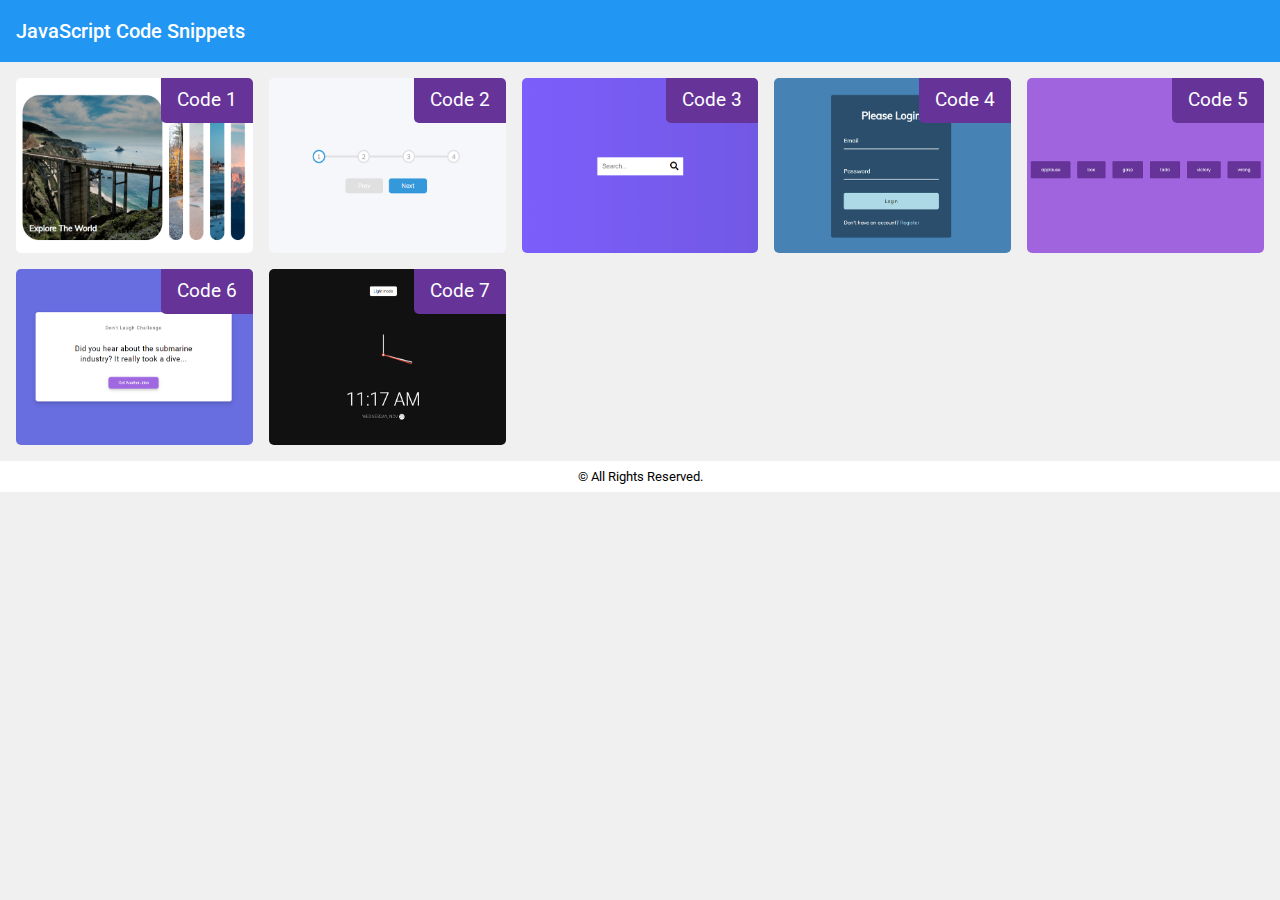
<file: index.html>
<!DOCTYPE html>
<html lang="en">
<head>
  <meta charset="UTF-8">
  <meta name="viewport" content="width=device-width, initial-scale=1.0">
  <title>Code Snippets</title>
  <link rel="stylesheet" href="assets/css/style.css">
</head>
<body>
    <header> 
        <nav class="navigation">
            <a href="index.html">JavaScript Code Snippets</a>
        </nav>
    </header>
    <div class="hc-container">
        <section class="projects">
            <div>
                <span class="day">Code 1</span>
                <img src="assets/images/1-expanding-cards.png" alt="expanding-cards">
                <div class="content">
                    <h4>Expanding Cards</h4>
                    <a href="projects/ExpandingCards/index.html" target="_blank" class="btn btn-primary">Live Demo</a>
                </div>
            </div>
            <div>
                <span class="day">Code 2</span>
                <img src="assets/images/2-progress-steps.png" alt="progress-steps">
                <div class="content">
                    <h4>Progress Steps</h4>
                    <a href="projects/ProgressSteps/index.html" target="_blank" class="btn btn-primary">Live Demo</a>
                </div>
            </div>
            <!-- <div>
                <span class="day">Day 3</span>
                <img src="assets/images/3-rotating-navigation-animation.png" alt="rotating-navigation-animation">
                <div class="content">
                    <h4>Rotating Navigation Animation</h4>
                    <a href="rotating-navigation-animation" target="_blank" class="btn btn-primary">Live Demo</a>
                </div>
            </div> -->
            <div>
                <span class="day">Code 3</span>
                <img src="assets/images/4-hidden-search-widget.png" alt="hidden-search-widget">
                <div class="content">
                    <h4>Hidden Search Widget</h4>
                    <a href="projects/SearchWidget/index.html" target="_blank" class="btn btn-primary">Live Demo</a>
                </div>
            </div>
           <!-- <div>
                <span class="day">Day 5</span>
                <img src="assets/images/5-blurry-loading.png" alt="blurry-loading">
                <div class="content">
                    <h4>Blurry Loading</h4>
                    <a href="blurry-loading" target="_blank" class="btn btn-primary">Live Demo</a>
                </div>
            </div>
            <div>
                <span class="day">Day 6</span>
                <img src="assets/images/6-scroll-animation.png" alt="scroll-animation">
                <div class="content">
                    <h4>Scroll Animation</h4>
                    <a href="scroll-animation" target="_blank" class="btn btn-primary">Live Demo</a>
                </div>
            </div>
            <div>
                <span class="day">Day 7</span>
                <img src="assets/images/7-split-landing-page.png" alt="split-landing-page">
                <div class="content">
                    <h4>Split Landing Page</h4>
                    <a href="split-landing-page" target="_blank" class="btn btn-primary">Live Demo</a>
                </div>
            </div> -->
            <div>
                <span class="day">Code 4</span>
                <img src="assets/images/8-form-wave.png" alt="form-wave">
                <div class="content">
                    <h4>Form Wave</h4>
                    <a href="projects/formInputWave/index.html" target="_blank" class="btn btn-primary">Live Demo</a>
                </div>
            </div>
            <div>
                <span class="day">Code 5</span>
                <img src="assets/images/9-sound-board.png" alt="sound-board">
                <div class="content">
                    <h4>Sound Board</h4>
                    <a href="projects/SoundBoard/index.html" target="_blank" class="btn btn-primary">Live Demo</a>
                </div>
            </div>



            <div>
                <span class="day">Code 6</span>
                <img src="assets/images/10-dad-jokes.png" alt="dad-jokes">
                <div class="content">
                    <h4>Dad Jokes</h4>
                    <a href="projects/dadJokes/index.html" target="_blank" class="btn btn-primary">Live Demo</a>
                </div>
            </div>
            <div>
                <span class="day">Code 7</span>
                <img src="assets/images/19-theme-clock.png" alt="theme-clock">
                <div class="content">
                    <h4>Theme Clock</h4>
                    <a href="projects/ThemeClock/Index.html" target="_blank" class="btn btn-primary">Live Demo</a>
                </div>
            </div>
<!--             
            <div>
                <span class="day">Day 11</span>
                <img src="assets/images/11-event-keycodes.png" alt="event-keycodes">
                <div class="content">
                    <h4>Event Keycodes</h4>
                    <a href="event-keycodes" target="_blank" class="btn btn-primary">Live Demo</a>
                </div>
            </div>
            <div>
                <span class="day">Day 12</span>
                <img src="assets/images/12-faq-collapse.png" alt="faq-collapse">
                <div class="content">
                    <h4>Faq Collapse</h4>
                    <a href="faq-collapse" target="_blank" class="btn btn-primary">Live Demo</a>
                </div>
            </div>
            <div>
                <span class="day">Day 13</span>
                <img src="assets/images/13-random-choice-picker.png" alt="random-choice-picker">
                <div class="content">
                    <h4>Random Choice Picker</h4>
                    <a href="random-choice-picker" target="_blank" class="btn btn-primary">Live Demo</a>
                </div>
            </div>
            <div>
                <span class="day">Day 14</span>
                <img src="assets/images/14-animated-navigation.png" alt="animated-navigation">
                <div class="content">
                    <h4>Animated Navigation</h4>
                    <a href="animated-navigation" target="_blank" class="btn btn-primary">Live Demo</a>
                </div>
            </div>
            <div>
                <span class="day">Day 15</span>
                <img src="assets/images/15-incrementing-counter.png" alt="incrementing-counter">
                <div class="content">
                    <h4>Incrementing Counter</h4>
                    <a href="incrementing-counter" target="_blank" class="btn btn-primary">Live Demo</a>
                </div>
            </div>
            <div>
                <span class="day">Day 16</span>
                <img src="assets/images/16-drink-water.png" alt="drink-water">
                <div class="content">
                    <h4>Drink Water</h4>
                    <a href="drink-water" target="_blank" class="btn btn-primary">Live Demo</a>
                </div>
            </div>
            <div>
                <span class="day">Day 17</span>
                <img src="assets/images/17-movie-app.png" alt="movie-app">
                <div class="content">
                    <h4>Movie App</h4>
                    <a href="movie-app" target="_blank" class="btn btn-primary">Live Demo</a>
                </div>
            </div>
            <div>
                <span class="day">Day 18</span>
                <img src="assets/images/18-background-slider.png" alt="background-slider">
                <div class="content">
                    <h4>Background Slider</h4>
                    <a href="background-slider" target="_blank" class="btn btn-primary">Live Demo</a>
                </div>
            </div>
            
            <div>
                <span class="day">Day 20</span>
                <img src="assets/images/20-button-ripple-effect.png" alt="button-ripple-effect">
                <div class="content">
                    <h4>Button Ripple Effect</h4>
                    <a href="button-ripple-effect" target="_blank" class="btn btn-primary">Live Demo</a>
                </div>
            </div>
            <div>
                <span class="day">Day 21</span>
                <img src="assets/images/21-drag-n-drop.png" alt="drag-n-drop">
                <div class="content">
                    <h4>Drag N Drop</h4>
                    <a href="drag-n-drop" target="_blank" class="btn btn-primary">Live Demo</a>
                </div>
            </div>
            <div>
                <span class="day">Day 22</span>
                <img src="assets/images/22-drawing-app.png" alt="drawing-app">
                <div class="content">
                    <h4>Drawing App</h4>
                    <a href="drawing-app" target="_blank" class="btn btn-primary">Live Demo</a>
                </div>
            </div>
            <div>
                <span class="day">Day 23</span>
                <img src="assets/images/23-kinetic-loader.png" alt="kinetic-loader">
                <div class="content">
                    <h4>Kinetic Loader</h4>
                    <a href="kinetic-loader" target="_blank" class="btn btn-primary">Live Demo</a>
                </div>
            </div>
            <div>
                <span class="day">Day 24</span>
                <img src="assets/images/24-content-placeholder.png" alt="content-placeholder">
                <div class="content">
                    <h4>Content Placeholder</h4>
                    <a href="content-placeholder" target="_blank" class="btn btn-primary">Live Demo</a>
                </div>
            </div>
            <div>
                <span class="day">Day 25</span>
                <img src="assets/images/25-sticky-navbar.png" alt="sticky-navbar">
                <div class="content">
                    <h4>Sticky Navbar</h4>
                    <a href="sticky-navbar" target="_blank" class="btn btn-primary">Live Demo</a>
                </div>
            </div>
            <div>
                <span class="day">Day 26</span>
                <img src="assets/images/26-double-vertical-slider.png" alt="double-vertical-slider">
                <div class="content">
                    <h4>Double Vertical Slider</h4>
                    <a href="double-vertical-slider" target="_blank" class="btn btn-primary">Live Demo</a>
                </div>
            </div>
            <div>
                <span class="day">Day 27</span>
                <img src="assets/images/27-toast-notification.png" alt="toast-notification">
                <div class="content">
                    <h4>Toast Notification</h4>
                    <a href="toast-notification" target="_blank" class="btn btn-primary">Live Demo</a>
                </div>
            </div>
            <div>
                <span class="day">Day 28</span>
                <img src="assets/images/28-github-profiles.png" alt="github-profiles">
                <div class="content">
                    <h4>Github Profiles</h4>
                    <a href="github-profiles" target="_blank" class="btn btn-primary">Live Demo</a>
                </div>
            </div>
            <div>
                <span class="day">Day 29</span>
                <img src="assets/images/29-double-click-heart.png" alt="double-click-heart">
                <div class="content">
                    <h4>Double Click Heart</h4>
                    <a href="double-click-heart" target="_blank" class="btn btn-primary">Live Demo</a>
                </div>
            </div>
            <div>
                <span class="day">Day 30</span>
                <img src="assets/images/30-auto-text-effect.png" alt="auto-text-effect">
                <div class="content">
                    <h4>Auto Text Effect</h4>
                    <a href="auto-text-effect" target="_blank" class="btn btn-primary">Live Demo</a>
                </div>
            </div>
            <div>
                <span class="day">Day 31</span>
                <img src="assets/images/31-password-generator.png" alt="password-generator">
                <div class="content">
                    <h4>Password Generator</h4>
                    <a href="password-generator" target="_blank" class="btn btn-primary">Live Demo</a>
                </div>
            </div>
            <div>
                <span class="day">Day 32</span>
                <img src="assets/images/32-good-cheap-fast.png" alt="good-cheap-fast">
                <div class="content">
                    <h4>Good Cheap Fast</h4>
                    <a href="good-cheap-fast" target="_blank" class="btn btn-primary">Live Demo</a>
                </div>
            </div>
            <div>
                <span class="day">Day 33</span>
                <img src="assets/images/33-notes-app.png" alt="notes-app">
                <div class="content">
                    <h4>Notes App</h4>
                    <a href="notes-app" target="_blank" class="btn btn-primary">Live Demo</a>
                </div>
            </div>
            <div>
                <span class="day">Day 34</span>
                <img src="assets/images/34-animated-countdown.png" alt="animated-countdown">
                <div class="content">
                    <h4>Animated Countdown</h4>
                    <a href="animated-countdown" target="_blank" class="btn btn-primary">Live Demo</a>
                </div>
            </div>
            <div>
                <span class="day">Day 35</span>
                <img src="assets/images/35-image-carousel.png" alt="image-carousel">
                <div class="content">
                    <h4>Image Carousel</h4>
                    <a href="image-carousel" target="_blank" class="btn btn-primary">Live Demo</a>
                </div>
            </div>
            <div>
                <span class="day">Day 36</span>
                <img src="assets/images/36-hoverboard.png" alt="hoverboard">
                <div class="content">
                    <h4>Hoverboard</h4>
                    <a href="hoverboard" target="_blank" class="btn btn-primary">Live Demo</a>
                </div>
            </div>
            <div>
                <span class="day">Day 37</span>
                <img src="assets/images/37-pokedex.png" alt="pokedex">
                <div class="content">
                    <h4>Pokedex</h4>
                    <a href="pokedex" target="_blank" class="btn btn-primary">Live Demo</a>
                </div>
            </div>
            <div>
                <span class="day">Day 38</span>
                <img src="assets/images/38-mobile-tab-navigation.png" alt="mobile-tab-navigation">
                <div class="content">
                    <h4>Mobile Tab Navigation</h4>
                    <a href="mobile-tab-navigation" target="_blank" class="btn btn-primary">Live Demo</a>
                </div>
            </div>
            <div>
                <span class="day">Day 39</span>
                <img src="assets/images/39-password-strength-background.png" alt="password-strength-background">
                <div class="content">
                    <h4>Password Strength Background</h4>
                    <a href="password-strength-background" target="_blank" class="btn btn-primary">Live Demo</a>
                </div>
            </div>
            <div>
                <span class="day">Day 40</span>
                <img src="assets/images/40-3d-background-boxes.png" alt="3d-background-boxes">
                <div class="content">
                    <h4>3d Background Boxes</h4>
                    <a href="3d-background-boxes" target="_blank" class="btn btn-primary">Live Demo</a>
                </div>
            </div>
            <div>
                <span class="day">Day 41</span>
                <img src="assets/images/41-verify-account-ui.png" alt="verify-account-ui">
                <div class="content">
                    <h4>Verify Account Ui</h4>
                    <a href="verify-account-ui" target="_blank" class="btn btn-primary">Live Demo</a>
                </div>
            </div>
            <div>
                <span class="day">Day 42</span>
                <img src="assets/images/42-live-user-filter.png" alt="live-user-filter">
                <div class="content">
                    <h4>Live User Filter</h4>
                    <a href="live-user-filter" target="_blank" class="btn btn-primary">Live Demo</a>
                </div>
            </div>
            <div>
                <span class="day">Day 43</span>
                <img src="assets/images/43-feedback-ui-design.png" alt="feedback-ui-design">
                <div class="content">
                    <h4>Feedback Ui Design</h4>
                    <a href="feedback-ui-design" target="_blank" class="btn btn-primary">Live Demo</a>
                </div>
            </div>
            <div>
                <span class="day">Day 44</span>
                <img src="assets/images/44-custom-range-slider.png" alt="custom-range-slider">
                <div class="content">
                    <h4>Custom Range Slider</h4>
                    <a href="custom-range-slider" target="_blank" class="btn btn-primary">Live Demo</a>
                </div>
            </div>
            <div>
                <span class="day">Day 45</span>
                <img src="assets/images/45-netflix-mobile-navigation.png" alt="netflix-mobile-navigation">
                <div class="content">
                    <h4>Netflix Mobile Navigation</h4>
                    <a href="netflix-mobile-navigation" target="_blank" class="btn btn-primary">Live Demo</a>
                </div>
            </div>
            <div>
                <span class="day">Day 46</span>
                <img src="assets/images/46-quiz-app.png" alt="quiz-app">
                <div class="content">
                    <h4>Quiz App</h4>
                    <a href="quiz-app" target="_blank" class="btn btn-primary">Live Demo</a>
                </div>
            </div>
            <div>
                <span class="day">Day 47</span>
                <img src="assets/images/47-testimonial-box-switcher.png" alt="testimonial-box-switcher">
                <div class="content">
                    <h4>Testimonial Box Switcher</h4>
                    <a href="testimonial-box-switcher" target="_blank" class="btn btn-primary">Live Demo</a>
                </div>
            </div>
            <div>
                <span class="day">Day 48</span>
                <img src="assets/images/48-random-image-feed.png" alt="random-image-feed">
                <div class="content">
                    <h4>Random Image Feed</h4>
                    <a href="random-image-feed" target="_blank" class="btn btn-primary">Live Demo</a>
                </div>
            </div>
            <div>
                <span class="day">Day 49</span>
                <img src="assets/images/49-todo-list.png" alt="todo-list">
                <div class="content">
                    <h4>Todo List</h4>
                    <a href="todo-list" target="_blank" class="btn btn-primary">Live Demo</a>
                </div>
            </div>
            <div>
                <span class="day">Day 50</span>
                <img src="assets/images/50-insect-catch-game.png" alt="insect-catch-game">
                <div class="content">
                    <h4>Insect Catch Game</h4>
                    <a href="insect-catch-game" target="_blank" class="btn btn-primary">Live Demo</a>
                </div>
            </div> -->
        </section>
    </div>
    <footer class="footer">
        <p>&copy; All Rights Reserved.</p>
    </footer>
</body>
</html>
</file>
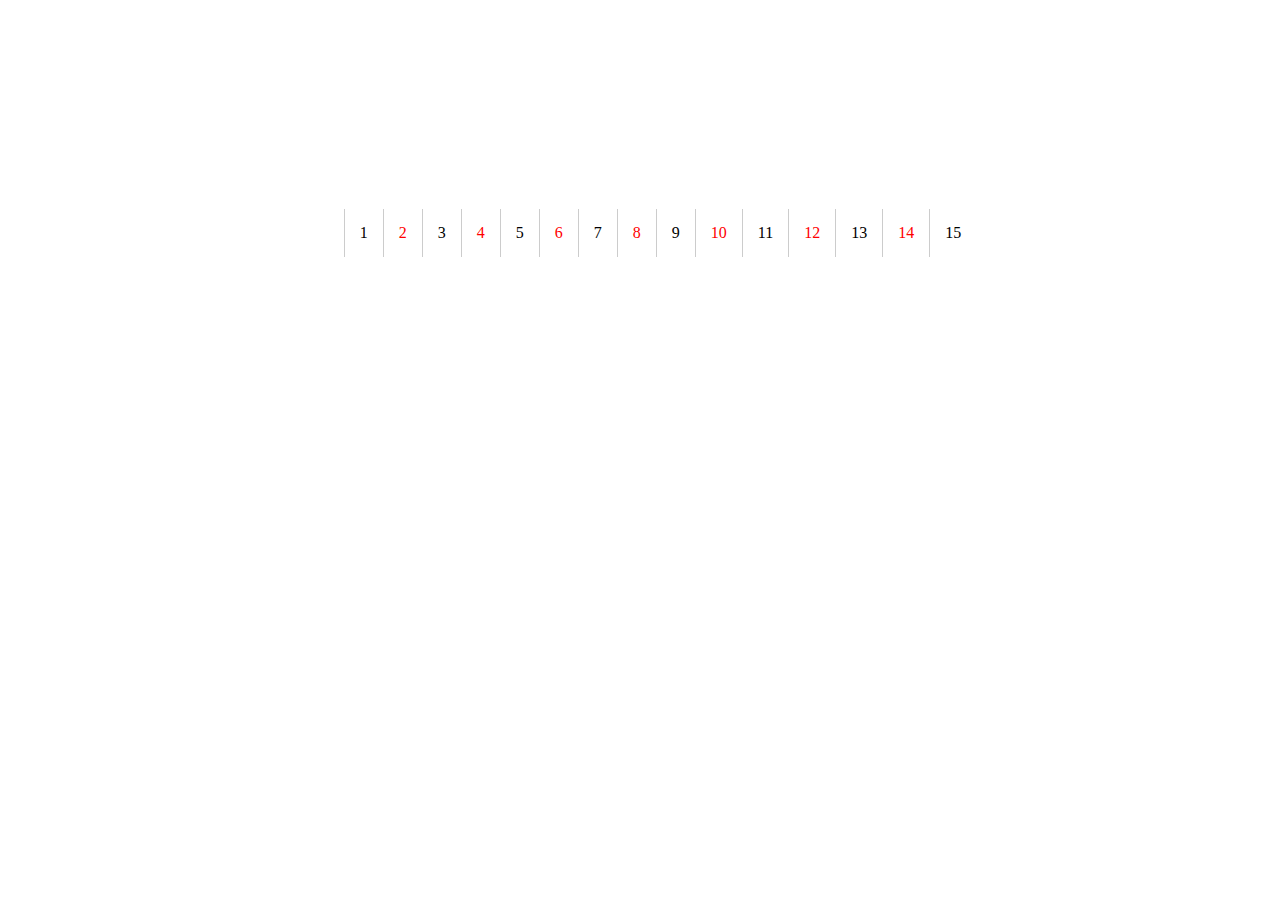
<file: projects/cssSelector/index.html>
<!DOCTYPE html>
<html lang="en">
<head>
    <meta charset="UTF-8">
    <meta name="viewport" content="width=device-width, initial-scale=1.0">
    <title>CSS Selector</title>
    <link rel="stylesheet" href="style.css">
</head>
<body>
    <div class="container">
        <ul>
            <li>1</li>
            <li>2</li>
            <li>3</li>
            <li>4</li>
            <li>5</li>
            <li>6</li>
            <li>7</li>
            <li>8</li>
            <li>9</li>
            <li>10</li>
            <li>11</li>
            <li>12</li>
            <li>13</li>
            <li>14</li>
            <li>15</li>
        </ul>
    </div>
</body>
</html>
</file>
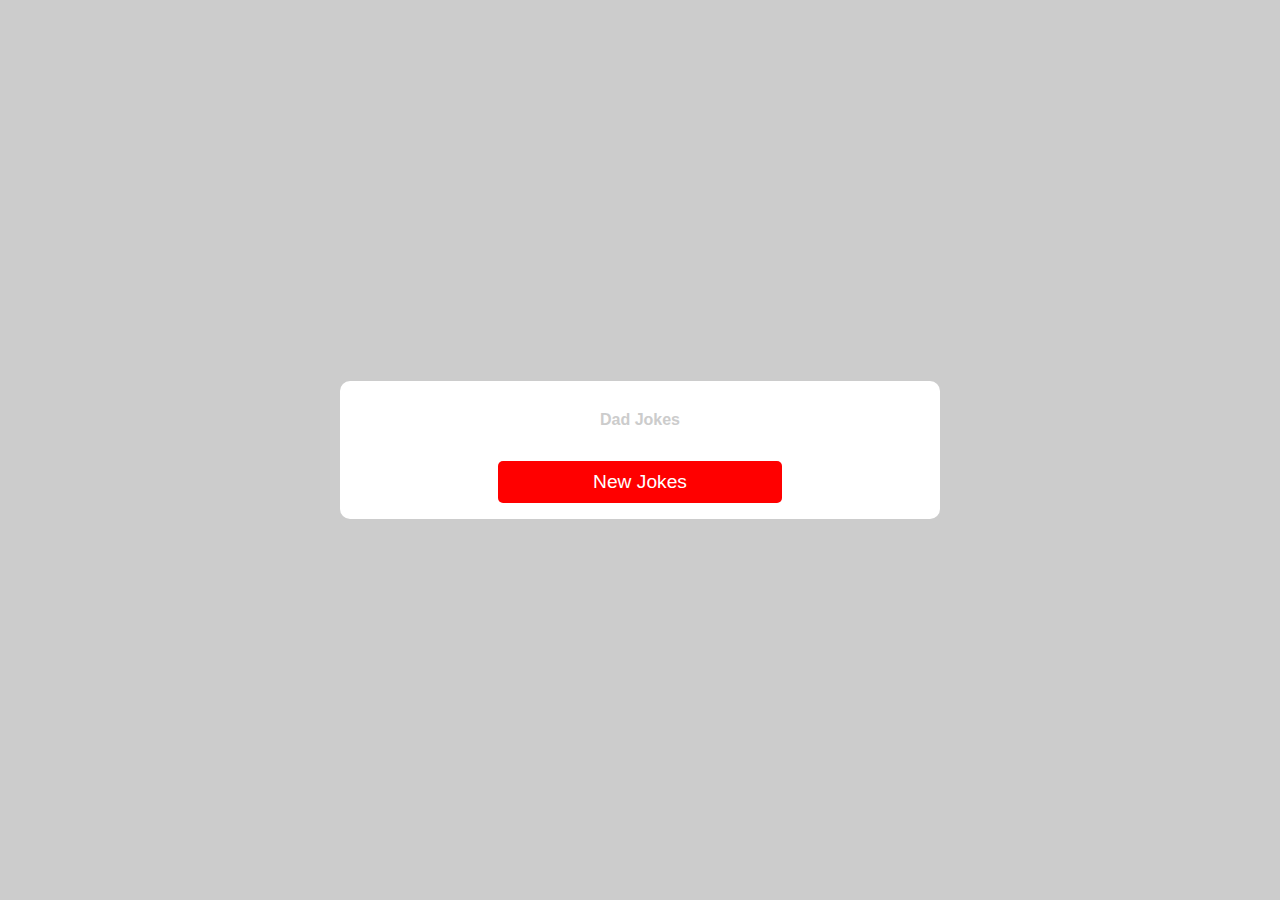
<file: projects/dadJokes/index.html>
<!DOCTYPE html>
<html lang="en">
<head>
    <meta charset="UTF-8">
    <meta http-equiv="X-UA-Compatible" content="IE=edge">
    <meta name="viewport" content="width=device-width, initial-scale=1.0">
    <title>Dad Jokes</title>
    <link rel="stylesheet" href="style.css">
</head>
<body>
    <div class="container">
        <h2>Dad Jokes</h2>
        <div class="jokes" id="jokes"></div>
        <button id="joksbtn" class="jokesbtn">New Jokes</button>
    </div>
<script src="script.js"></script>
</body>
</html>
</file>
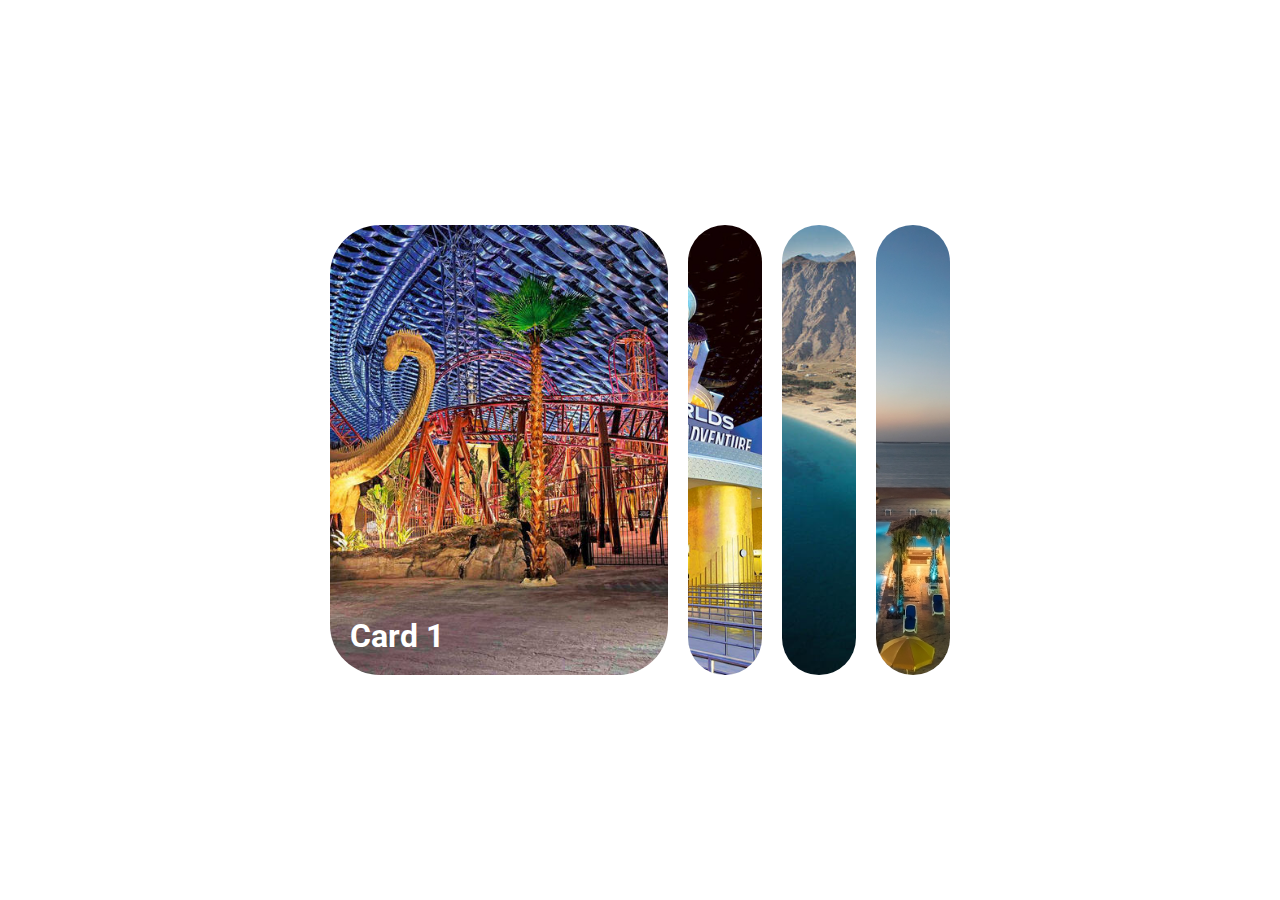
<file: projects/ExpandingCards/index.html>
<!DOCTYPE html>
<html lang="en">
<head>
    <meta charset="UTF-8">
    <meta name="viewport" content="width=device-width, initial-scale=1.0">
    <title>Expending Cards</title>
    <link rel="stylesheet" href="assets/css/style.css">
</head>
<body>
    <div class="container">
        <div class="panel panel-1 active">
            <h3>Card 1</h3>
        </div>
        <div class="panel panel-2">
            <h3>Card 2</h3>
        </div>
        <div class="panel panel-3">
            <h3>Card 3</h3>
        </div>
        <div class="panel panel-4">
            <h3>Card 4</h3>
        </div>
    </div>
    <script src="assets/js/script.js"></script>
</body>
</html>
</file>
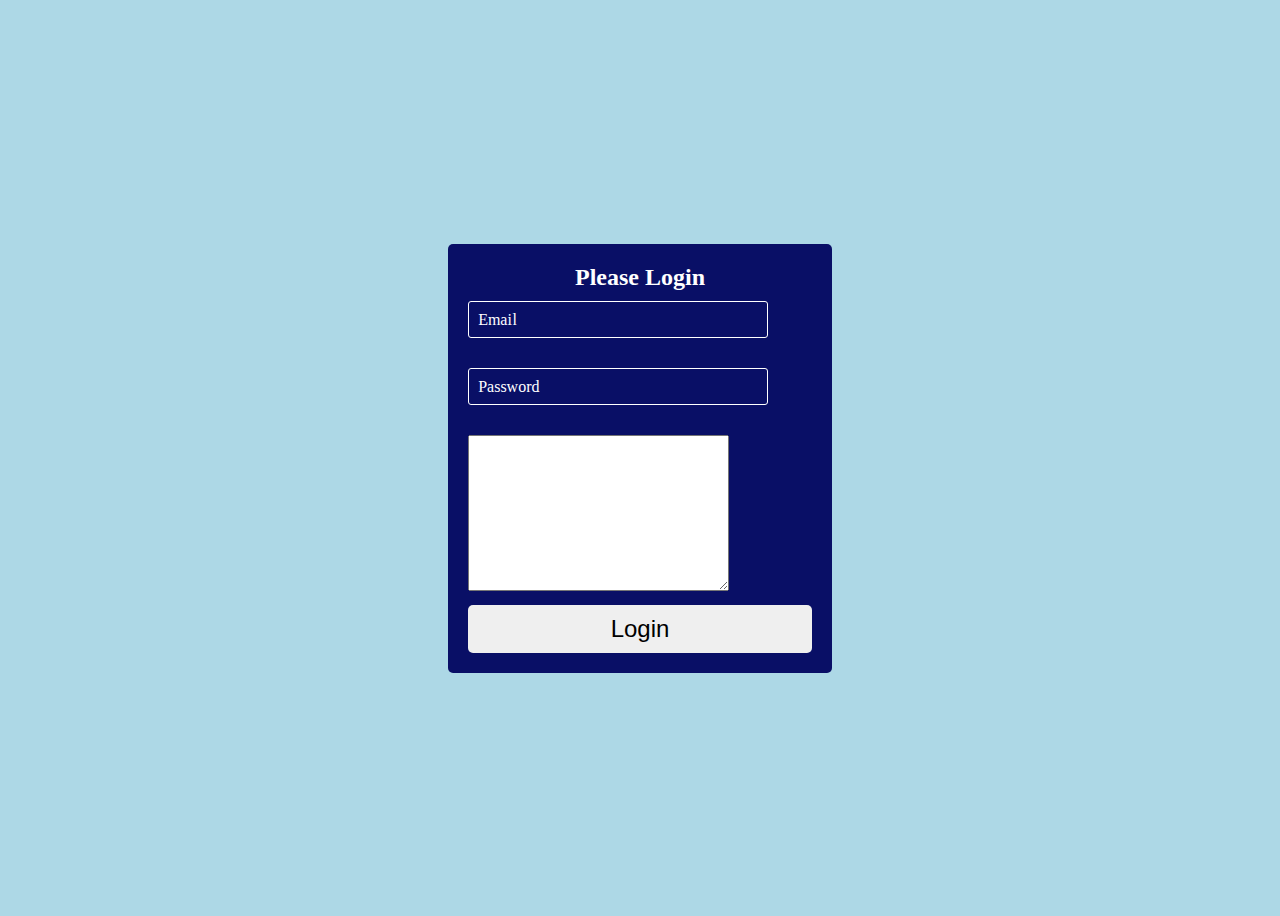
<file: projects/formInputWave/index.html>
<!DOCTYPE html>
<html lang="en">
<head>
    <meta charset="UTF-8">
    <meta http-equiv="X-UA-Compatible" content="IE=edge">
    <meta name="viewport" content="width=device-width, initial-scale=1.0">
    <title>Form Input Wave</title>
    <link rel="stylesheet" href="style.css">
</head>
<body>
    <div class="container">
        <h1>Please Login</h1>
        <form>
            <div class="form-controll">
                <input type="text" required>
                <label>Email</label>
            </div>
            <div class="form-controll">
                <input type="text" required>
                <label>Password</label>
            </div>
            <textarea name="" id="" cols="30" rows="10"></textarea>
            <button class="btn">Login</button>
        </form>
    </div>
    <script src="script.js"></script>
</body>
</html>
</file>
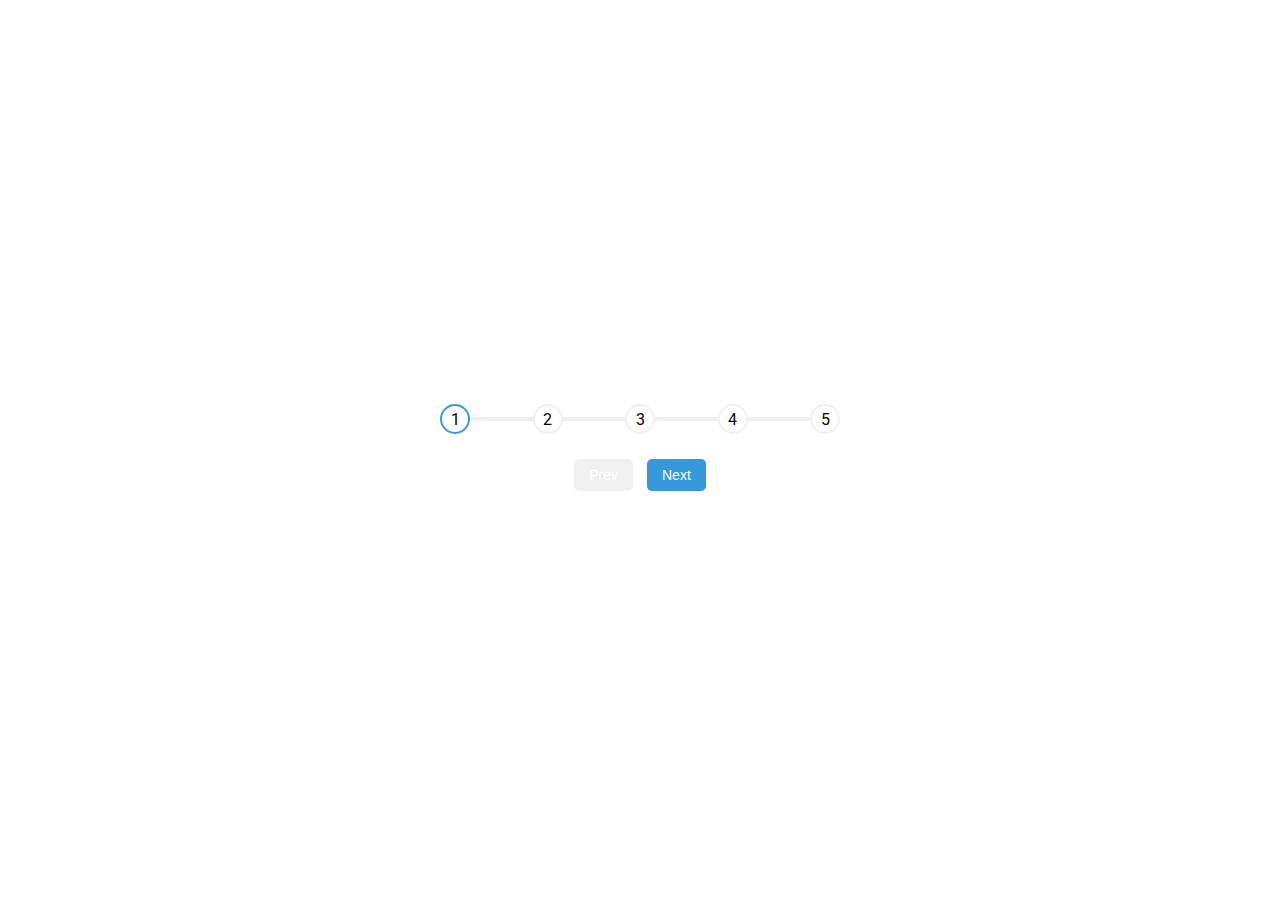
<file: projects/ProgressSteps/index.html>
<!DOCTYPE html>
<html lang="en">
<head>
    <meta charset="UTF-8">
    <meta name="viewport" content="width=device-width, initial-scale=1.0">
    <title>Progress Steps</title>
    <link rel="stylesheet" href="assets/css/style.css">
</head>
<body>
    <div class="container">
        <div class="progress-container">
            <div class="progress" id="progress"></div>
            <div class="circle active">1</div>
            <div class="circle">2</div>
            <div class="circle">3</div>
            <div class="circle">4</div>
            <div class="circle">5</div>
        </div>
        <div class="glb-btn">
            <button class="btn" id="prev" disabled>Prev</button>
            <button class="btn" id="next">Next</button>
        </div>
    </div>
    <script src="assets/js/script.js"></script>
</body>
</html>
</file>
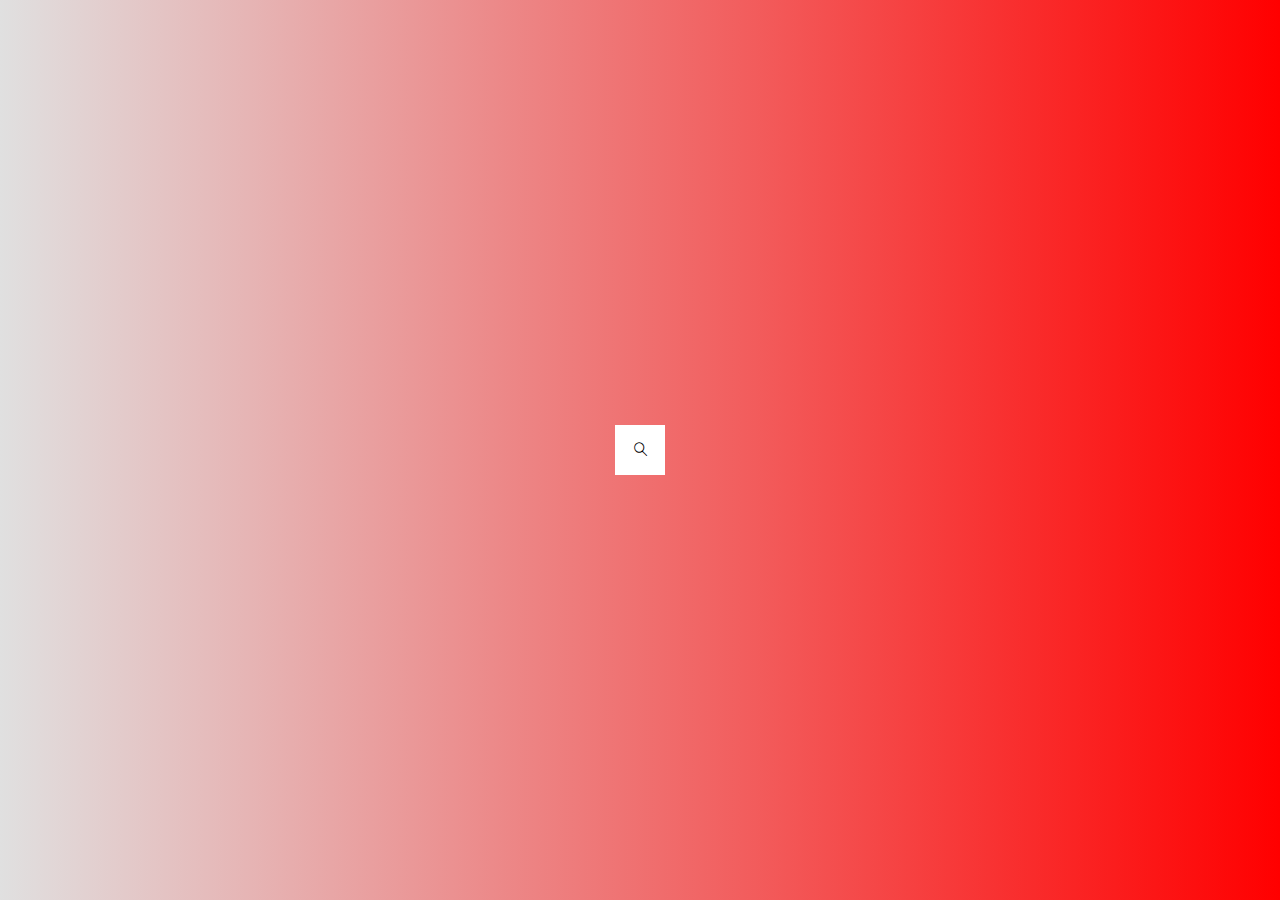
<file: projects/SearchWidget/index.html>
<!DOCTYPE html>
<html lang="en">
<head>
    <meta charset="UTF-8">
    <meta name="viewport" content="width=device-width, initial-scale=1.0">
    <title>Search Widget</title>
    <link rel="stylesheet" href="assets/css/style.css">
</head>
<body>
    <div class="search">
        <input type="text" class="input" placeholder="Search...">
        <button class="btn">
            <i class="iconSearch app-search"></i>
            <i class="iconClose app-close"></i>
        </button>
    </div>
    <script src="assets/js/script.js"></script>
</body>
</html>
</file>
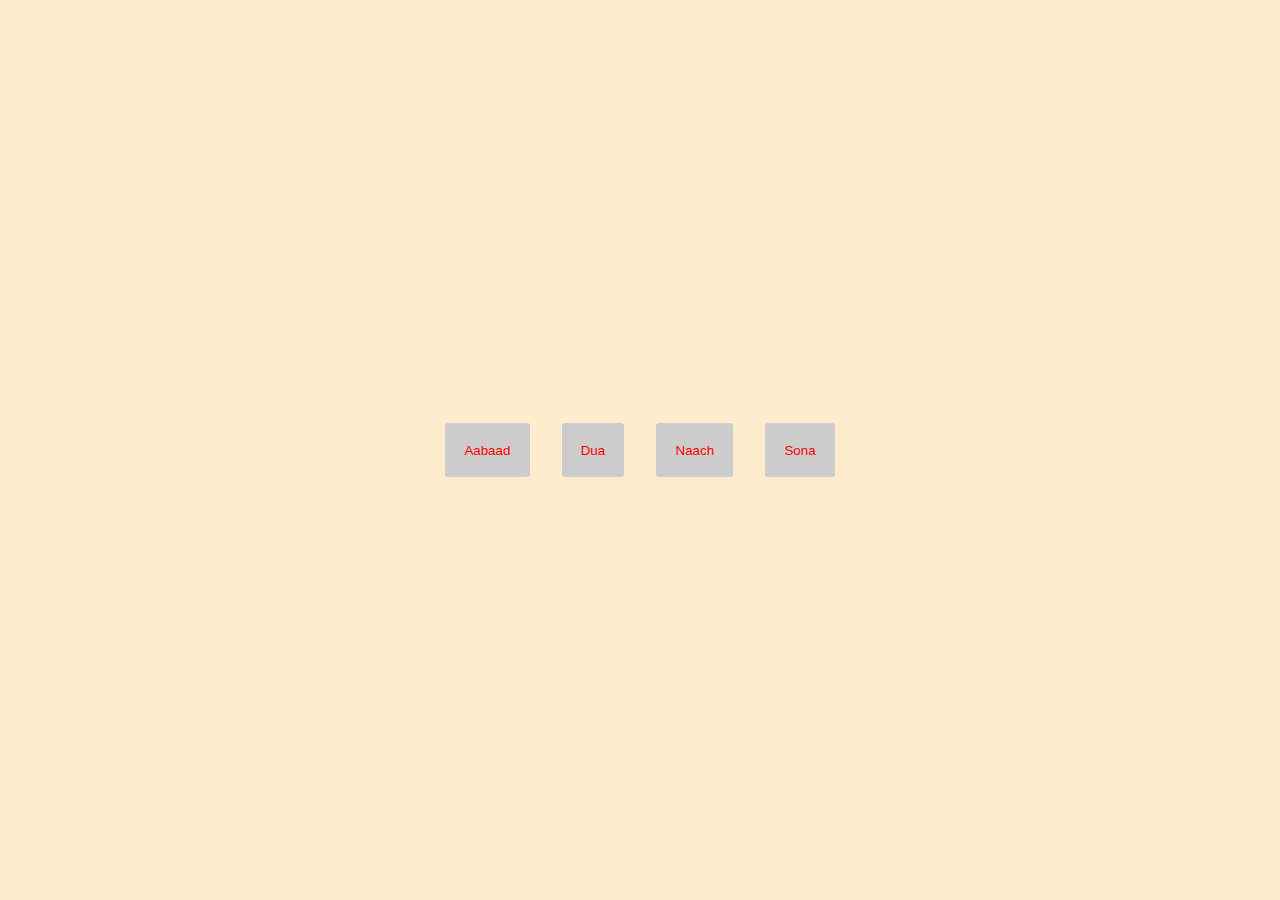
<file: projects/SoundBoard/index.html>
<!DOCTYPE html>
<html lang="en">
<head>
    <meta charset="UTF-8">
    <meta http-equiv="X-UA-Compatible" content="IE=edge">
    <meta name="viewport" content="width=device-width, initial-scale=1.0">
    <title>Sound Board</title>
    <link rel="stylesheet" href="style.css">
</head>
<body>
    <audio id="aabaad" src="sound/aabaad.mp3"></audio>
    <audio id="dua" src="sound/dua.mp3"></audio>
    <audio id="naach" src="sound/naach.mp3"></audio>
    <audio id="sona" src="sound/sona.mp3"></audio>
    <div id="buttons"></div>

    <script src="script.js"></script>
</body>
</html>
</file>
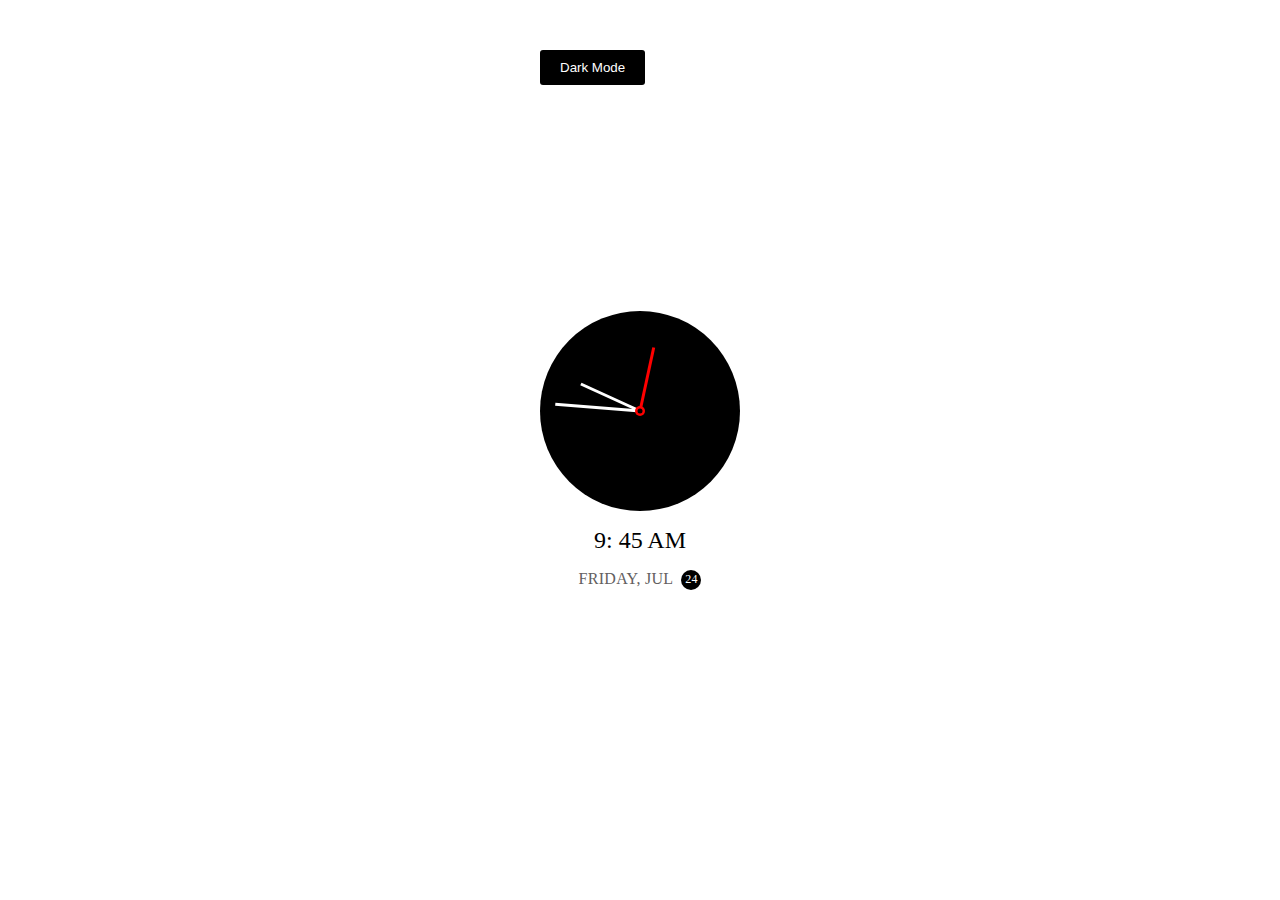
<file: projects/ThemeClock/Index.html>
<!DOCTYPE html>
<html lang="en">
<head>
    <meta charset="UTF-8">
    <meta http-equiv="X-UA-Compatible" content="IE=edge">
    <meta name="viewport" content="width=device-width, initial-scale=1.0">
    <title>Theme Clock</title>
    <link rel="stylesheet" href="style.css">
</head>
<body>
    <div class="container">
        <button class="toggle">Dark Mode</button>
        <div class="clock-container">
            <div class="clock">
                <div class="needle hours"></div>
                <div class="needle minutes"></div>
                <div class="needle seconds"></div>
                <div class="center-point"></div>
            </div>
            <div class="time"></div>
            <div class="date"></div>
        </div>
    </div>
    <script src="script.js"></script>
</body>
</html>
</file>
<file: assets/css/style.css>
@import url('https://fonts.googleapis.com/css2?family=Roboto:wght@400;500&display=swap');

* {
  box-sizing: border-box;
  margin: 0;
  padding: 0;
}

body {
  font-family: 'Roboto', sans-serif;
  line-height: 1.5;
  color: #777777;
  background: #F0F0F0;
}

.navigation {
  background-color: #2196f3;
  color: #FFFFFF;
  position: fixed;
  top: 0;
  right: 0;
  left: 0;
  z-index: 1030;
  padding:1rem;
}

.navigation a{
  color: #fff;
  text-decoration: none;
  font-weight: 500;
  font-size: 20px;
}
.hc-container {
  padding: 78px 16px 16px;
  overflow: hidden;
}
.projects {
  display: grid;
  grid-template-columns: repeat(5, 1fr);
  grid-gap:16px;
}
.projects img {
  width: 100%;
  height: 100%;
  border-radius: 5px;
}
.projects h4 {
  font-size: 1.5rem;
  margin-bottom: 1rem;
}

.projects .day {
  background-color: rebeccapurple;
  border-bottom-left-radius: 5px;
  color: white;
  font-size: 1.2rem;
  padding: 0.5rem 1rem;
  position: absolute;
  top: 0;
  right: 0;
  border-top-right-radius: 5px;
}

.projects > div {
  position: relative;
  height: 100%;
}
.projects div:hover .content {
  opacity: 0.98;
  border-radius: 5px;
}
.projects .content {
  opacity: 0;
  position: absolute;
  top: 0;
  left: 0;
  width: 100%;
  height: 100%;
  background: #9901ff;
  color: #fff;
  display: flex;
  flex-direction: column;
  align-items: center;
  justify-content: center;
  text-align: center;
  transition: opacity 0.3s ease-in;
}
.projects .content p {
  margin: 15px 5px;
}

.btn {
  display: inline-block;
  font-size: 14px;
  text-align: center;
  text-transform: capitalize;
  cursor: pointer;
  color: #fff;
  background-color: #2096f3;
  padding: 14px 30px;
  border-radius: 4px;
  transition: all 0.5s ease 0s;
  text-decoration: none;
}
.btn:hover {
  transform: scale(0.90);
  opacity: 0.9;
}

.footer {
  background-color: #fff;
  padding: 6px 0;
  display: flex;
  justify-content: center;
  color: #000;
  font-size: .8rem;
}
</file>
<file: projects/cssSelector/style.css>
/* .container :not(){
    color: blue;
} */
.container{
    width: 600px;
    height: 50vh;
    display: flex;
    flex-direction: row;
    justify-content: center;
    align-items: center; 
    margin: 0 auto;

}
.container ul{
    display: flex;
    flex-direction: row;
    justify-content: center;
    align-items: center;
}
.container ul li{
    border-left: 1px solid #cccccc;
    list-style: none;
    padding: 15px;
}

.container ul li:nth-child(2n){
    color: red;
}
</file>
<file: projects/dadJokes/style.css>
*{
    box-sizing: border-box;
}
body{
    background-color: #ccc;
    font-family:Verdana, Geneva, Tahoma, sans-serif;
    display: flex;
    justify-content: center;
    align-items: center;
    height: 100vh;
    overflow: hidden;
    margin: 0;
    padding: auto 20px;
}
.container{
    width: 600px;
    background-color: #fff;
    border-radius: 10px;
    padding: 16px;
    text-align: center;
}
.container h2{
    font-size: 16px;
    color: #ccc;
}
.jokes{
    text-align: center;
    line-height: 1.3rem;
    letter-spacing: 1px;
    margin: 2rem 0;
}

.jokesbtn{
    width: 50%;
    background-color: #f00;
    border: 0;
    padding: 10px;
    font-size: 1.2rem;
    border-radius: 5px;
    color: #fff;
    cursor: pointer;
}
.jokesbtn:active{
    transform: scale(0.98);
}
.jokesbtn:focus{
    outline: none;
}
</file>
<file: projects/ExpandingCards/assets/css/style.css>
@import url('https://fonts.googleapis.com/css2?family=Roboto:wght@400;700&display=swap');
*{
    margin: 0;
    padding: 0;
    box-sizing: border-box;
}
body{
    font-family: 'Roboto', sans-serif;
    font-weight: normal;
    font-size: 1rem;
    height: 100vh;
    overflow: hidden;
    margin: 0;
    padding: 0;
    display: flex;
    justify-content: center;
    align-items: center;
}
.container{
    display: flex;
    width: 50vw;
}
.panel{
    background-size: auto 100%;
    background-position: center;
    background-repeat: no-repeat;
    height: 50vh;
    border-radius: 50px;
    cursor: pointer;
    color: #fff;
    flex: 0.5vw; 
    margin: 10px;
    position: relative;
    transition: flex 0.7s ease-in;
}
.panel-1{
    background-image: url(../images/dubai.jpeg);
}

.panel-2{
    background-image: url(../images/large.jpeg);
}
.panel-3{
    background-image: url(../images/oman.jpeg);
}
.panel-4{
    background-image: url(../images/resort.jpeg);   
}

.panel h3{
    font-size: 2rem;
    position: absolute;
    left: 20px;
    bottom: 20px;
    white-space: nowrap;
    margin: 0;
    opacity: 0;
}

.panel.active{
    flex: 5;
}

.panel.active h3{
    opacity: 1;
    transition: opacity 0.4s ease-in 0.4s;
}
</file>
<file: projects/formInputWave/style.css>
*{
    box-sizing: border-box;
}
body{
    background-color: lightblue;
    display: flex;
    justify-content: center;
    align-items: center;
    overflow: hidden;
    height: 100vh;

}
.container{
    background-color: rgb(9, 15, 102);
    padding: 20px;
    border-radius: 5px;
    color: #fff;
}
.container h1{
    font-size: 24px;
    margin-bottom: 10px;
    margin-top: 0;
    padding: 0;
    text-align: center;
}
.form-controll{
    display: block;
    width: 300px;
    position: relative;
}

.form-controll input{
    display: block;
    width: 300px;
    background-color: transparent;
    border: 1px solid #fff;
    border-radius: 3px;
    margin-bottom: 30px;
    padding: 10px;
    color: #fff;
    position: relative;
    z-index: 1;
}
.form-controll input:focus, 
.form-controll input:valid{
    outline: 0;
}
.form-controll label{
    position: absolute;
    top: 10px;
    left: 10px;
    z-index: 0;
}

.form-controll label span{
    display: inline-block;
    min-width: 5px;
    transition: .4s cubic-bezier(0.68, -0.55, 0.265, 1.55);
}

.form-controll input:focus + label span, 
.form-controll input:valid + label span {
    transform: translateY(-30px);
}


.btn{
    width: 100%;
    padding: 10px;
    border: 0;
    border-radius: 5px;
    margin-top: 10px;
    cursor: pointer;
    font-size: 1.5rem;
}
.btn:focus{
    outline: 0;
}

.btn:active{
    transform: scale(.98);
}
</file>
<file: projects/ProgressSteps/assets/css/style.css>
@import url('https://fonts.googleapis.com/css2?family=Roboto:wght@400;700&display=swap');
*{
    margin: 0;
    padding: 0;
    box-sizing: border-box;
}
:root{
    --bac-fill:#3498db;
    --bac-empty:#f0f0f0;
}
body{
    font-family: 'Roboto', sans-serif;
    font-size: 1rem;
    height: 100vh;
    display: flex;
    justify-content: center;
    align-items: center;
}
.container{
    text-align: center;
} 
.progress-container{
    display: flex;
    justify-content: space-between;
    align-items: center;
    max-width: 100%;
    width: 400px;
    margin-bottom: 20px;
    position: relative;
}
.progress-container::before{
    content: '';
    background-color: var(--bac-empty);
    position: absolute;
    width: 100%;
    height: 4px;
    top: 50%;
    left: 0;
    transform: translateY(-50%);
    z-index: -1;
}
.progress{
    background-color:var(--bac-fill);
    position: absolute;
    width: 0%;
    height: 4px;
    top: 50%;
    left: 0;
    transform: translateY(-50%);
    z-index: -1;
    transition: .4s ease;
}
.circle{
    background-color: #ffff;
    border: 2px solid var(--bac-empty);
    border-radius: 50%;
    width: 30px;
    height: 30px;
    display: flex;
    justify-content: center;
    align-items: center;
    transition: .4s ease;
}
.circle.active{
    border-color: var(--bac-fill);
}

.glb-btn .btn{
    border: 0;
    border-radius: 5px;
    padding: 8px 15px;
    margin: 5px;
    background-color:var(--bac-fill);
    color: #fff;
    font-size: 14px;
    cursor: pointer;
}

.glb-btn .btn:active{
    transform: scale(.90);
}
.glb-btn .btn:focus{
    outline: 0;
}
.glb-btn .btn:disabled{
    background-color:var(--bac-empty);
    cursor: not-allowed;
}
</file>
<file: projects/SearchWidget/assets/css/style.css>
*{
    margin: 0; padding: 0; box-sizing: border-box;
}

body{
    background: linear-gradient(90deg, #e0e0e0, #f00);
    display: flex;
    justify-content: center;
    align-items: center;
    height: 100vh;
    overflow: hidden;
}
.search{
    position: relative;
    height: 50px;
}
.search .input{
    background-color: #ffffff;
    width: 50px;
    height: 50px;
    border: 0;
    padding:15px;
    transition: width .3s ease-in-out;
}
.search .btn{
    background-color: #ffffff;
    width: 50px;
    height: 50px;
    border: 0;
    cursor: pointer;
    position: absolute;
    left: 0;
    top: 0;
    transition: transform .3s ease-in-out;
}


.search .btn .iconClose, .search .btn.active .iconSearch{
  display: none;
}
.search .btn.active .iconClose, .search .btn .iconSearch{
  display: flex;
  justify-content: center;
  width: 100%;
  height: 100%;
  align-items: center;
}

.search .btn:focus, .input:focus{
    outline: none;
}
.search.active .input{
    width: 200px;
}
.search.active .btn{
    transform: translateX(198px);
}

@font-face {
    font-family: 'app';
    src:  url('../fonts/app.eot');
    src:  url('../fonts/app.eot?uvc0jh');
    src:  url('../fonts/app.eot?uvc0jh#iefix') format('embedded-opentype'),
      url('../fonts/app.ttf?uvc0jh') format('truetype'),
      url('../fonts/app.woff?uvc0jh') format('woff'),
      url('../fonts/app.svg?uvc0jh#app') format('svg');
    font-weight: normal;
    font-style: normal;
    font-display: block;
  }
  
  [class^="app-"], [class*=" app-"] {
    font-family: 'app' !important;
    font-style: normal;
    font-weight: normal;
    font-variant: normal;
    text-transform: none;
    line-height: 1;
  
    /* Better Font Rendering =========== */
    -webkit-font-smoothing: antialiased;
    -moz-osx-font-smoothing: grayscale;
  }
  
  .app-close:before {
    content: "\e904";
  }
  .app-complete:before {
    content: "\e905";
  }
  .app-edit:before {
    content: "\e90a";
  }
  .app-search:before {
    content: "\e914";
  }
</file>
<file: projects/SoundBoard/style.css>
body{
    background-color: blanchedalmond;
    display: flex;
    flex-direction: row;
    justify-content: center;
    align-items: center;
    height: 100vh;
    overflow: hidden;
    margin: 0;
}

.btn{
    background-color: #ccc;
    border: 0;
    border-radius: 3px;
    margin: 1rem;
    padding: 1.2rem;
    color:red;
    text-transform: capitalize;
    cursor: pointer;
}
.btn:hover{
    opacity: .9;
}
.btn:focus{
    outline: none;
}
</file>
<file: projects/ThemeClock/style.css>
*{
    box-sizing: border-box;
}
:root{
    --primary-colour:#000000;
    --secondary-colour:#fff;
}
html.dark{
    --primary-colour:#fff;
    --secondary-colour:#333;
}
html.dark{
    background-color:#111;
    color: var(--primary-colour);
}
html{
    transition: all 0.5s ease-in;
}

body{
    display: flex;
    justify-content: center;
    align-items: center;
    height: 100vh;
    margin: 0;
}
.container{
    max-width: 600px;
}
.toggle{
    position: absolute;
    top: 50px;
    background-color: var(--primary-colour);
    padding: 10px 20px;
    border-radius: 3px;
    border: 0;
    color: var(--secondary-colour);
    cursor: pointer;
    transition: all 0.5s ease-in;
}
.toggle:focus{
    outline: none;
}
.clock-container{
    display: flex;
    align-items: center;
    justify-content: space-between;
    flex-direction: column;
}
.clock{
    position: relative;
    width: 200px;
    height: 200px;
    background-color: var(--primary-colour);
    color: var(--secondary-colour);
    border-radius: 50%;
    transition: all 0.5s ease-in;
}
.needle{
    background-color: var(--secondary-colour);
    position: absolute;
    top: 50%;
    left: 50%;
    width: 3px;
    height: 65px;
    transform-origin: bottom center;
    transition: all 0.5s ease-in;
}
.needle.hours{
    transform: translate(-50%, -100%) rotate(0deg);
}
.needle.minutes{
    transform: translate(-50%, -100%) rotate(0deg);
    height: 85px;
}
.needle.seconds{
    transform: translate(-50%, -100%) rotate(0deg);
    background-color: #f00;
}
.center-point{
    position: absolute;
    left: 50%;
    top: 50%;
    transform: translate(-50%, -50%);
    background-color: #f00;
    width: 10px;
    height: 10px;
    border-radius: 50%;
}
.center-point::after{
    content: '';
    position: absolute;
    left: 50%;
    top: 50%;
    transform: translate(-50%, -50%);
    background-color: var(--primary-colour);
    width: 5px;
    height: 5px;
    border-radius:50%;
    transition: all 0.5s ease-in;
}
.time{
    font-size: 24px;
    color:var(--primary-colour);
    display: inline-flex;
    margin-top: 1rem;
    transition: all 0.5s ease-in;
}
.date{
    font-size: 16px;
    color:#636060;
    display: inline-flex;
    margin-top: 1rem;
    letter-spacing: .3px;
    text-transform: uppercase;
}
.circle{
    display: inline-flex;
    width: 20px;
    height: 20px;
    margin-left: .5rem;
    background-color: var(--primary-colour);
    border-radius: 50%;
    align-items: center;
    justify-content: center;
    color: var(--secondary-colour);
    font-size: 12px;
    transition: all 0.5s ease-in;
}
</file>
